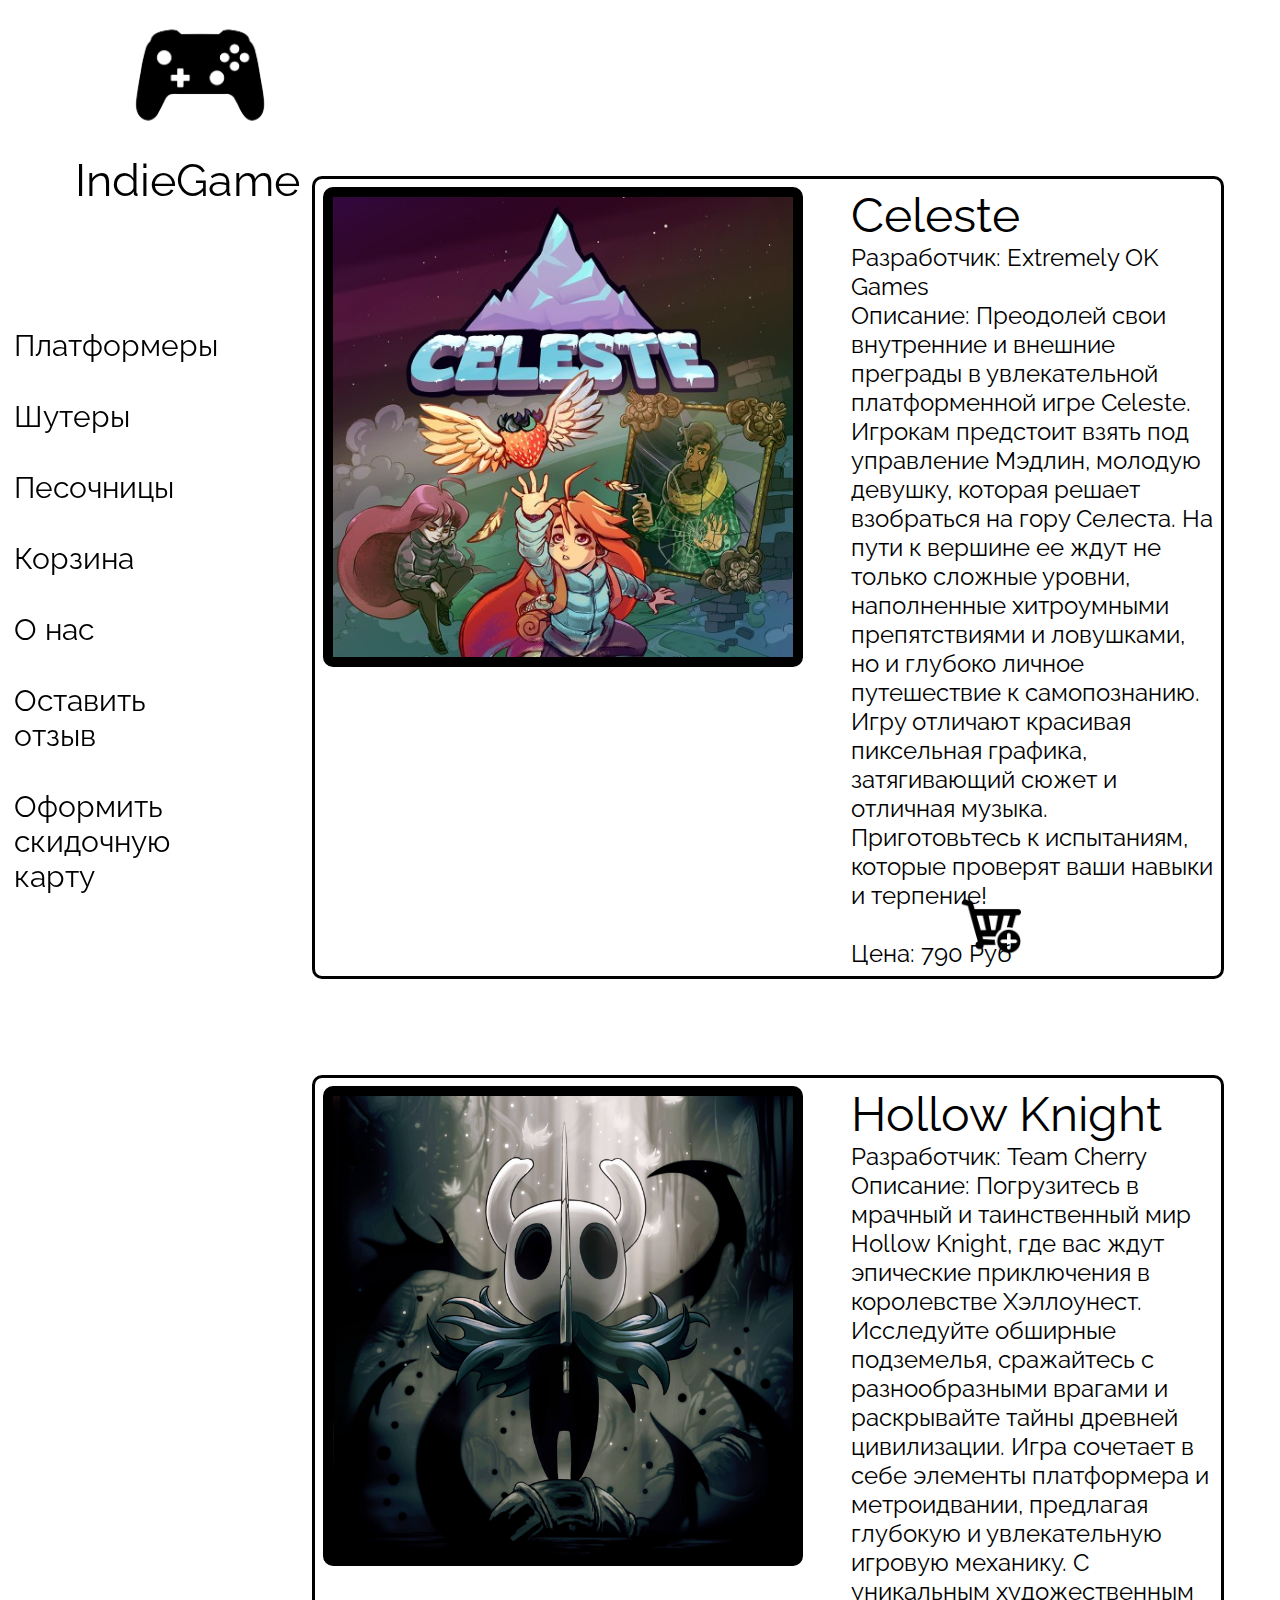
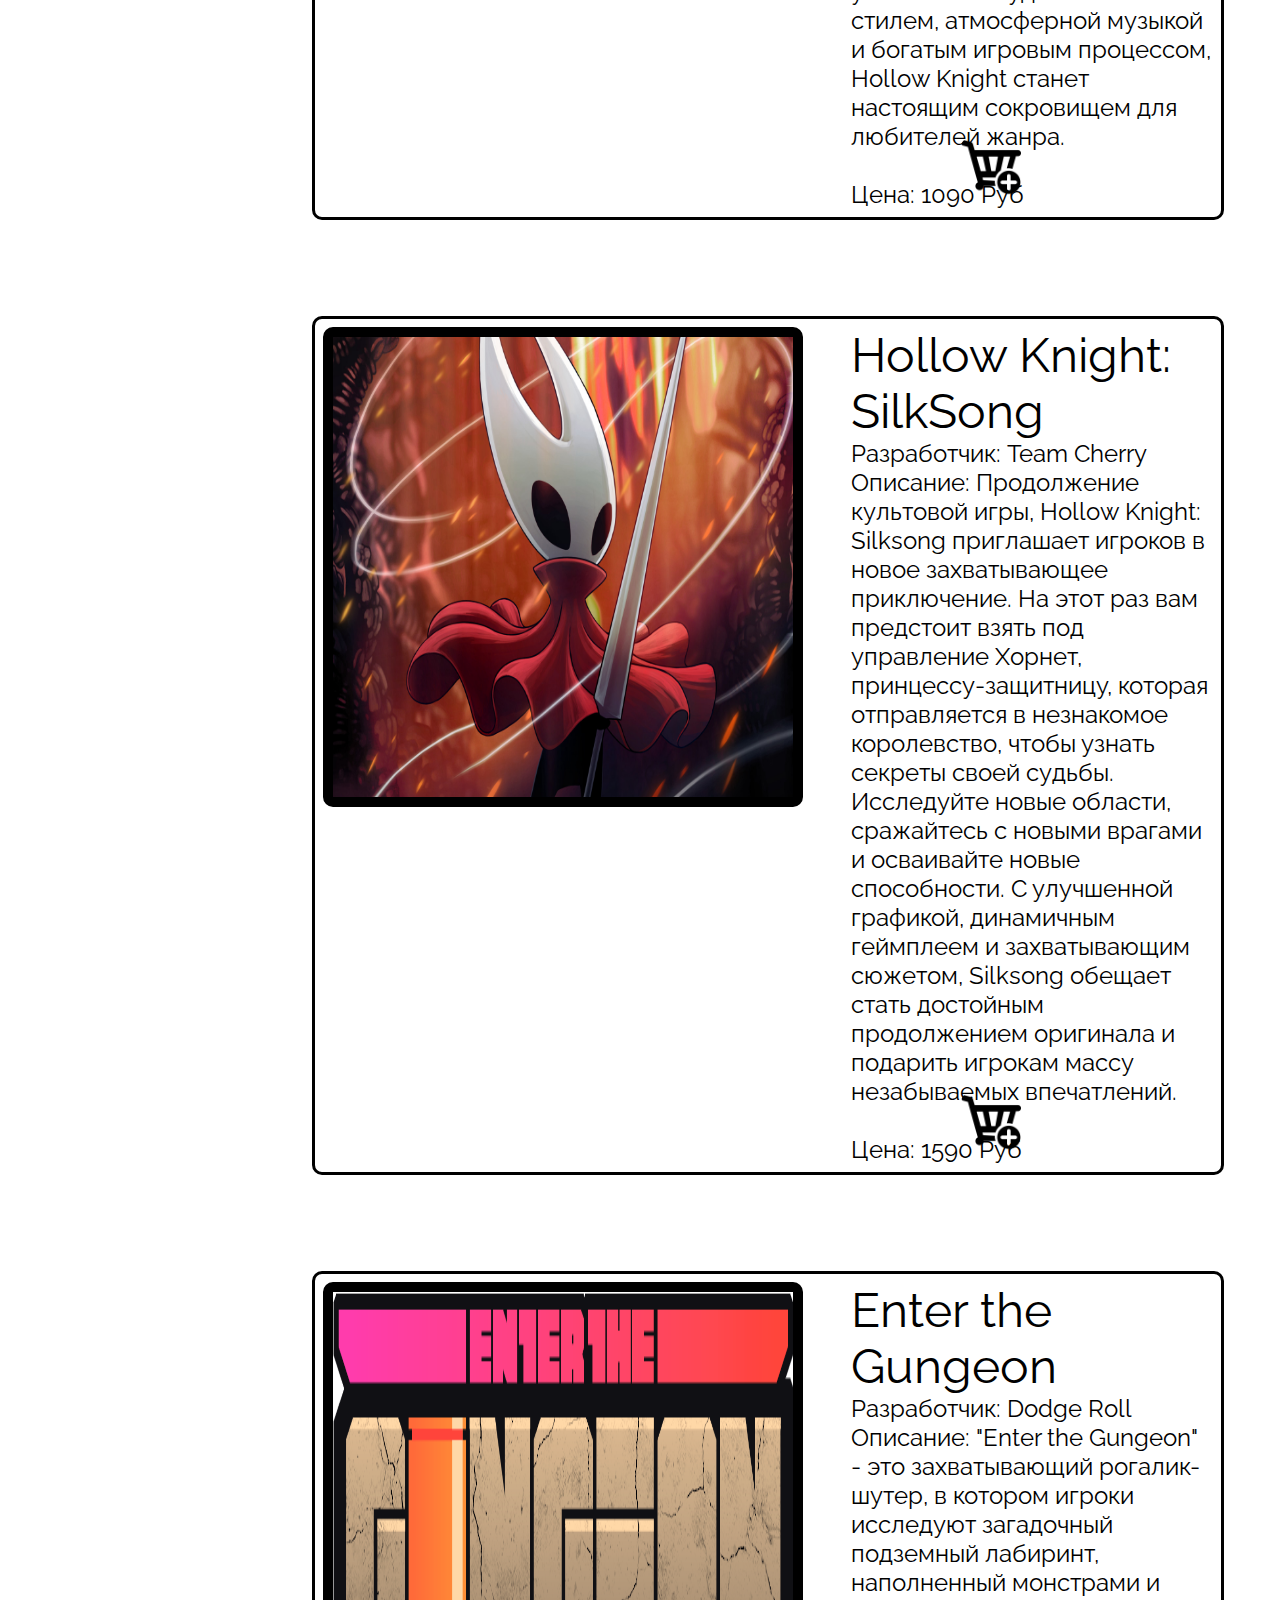
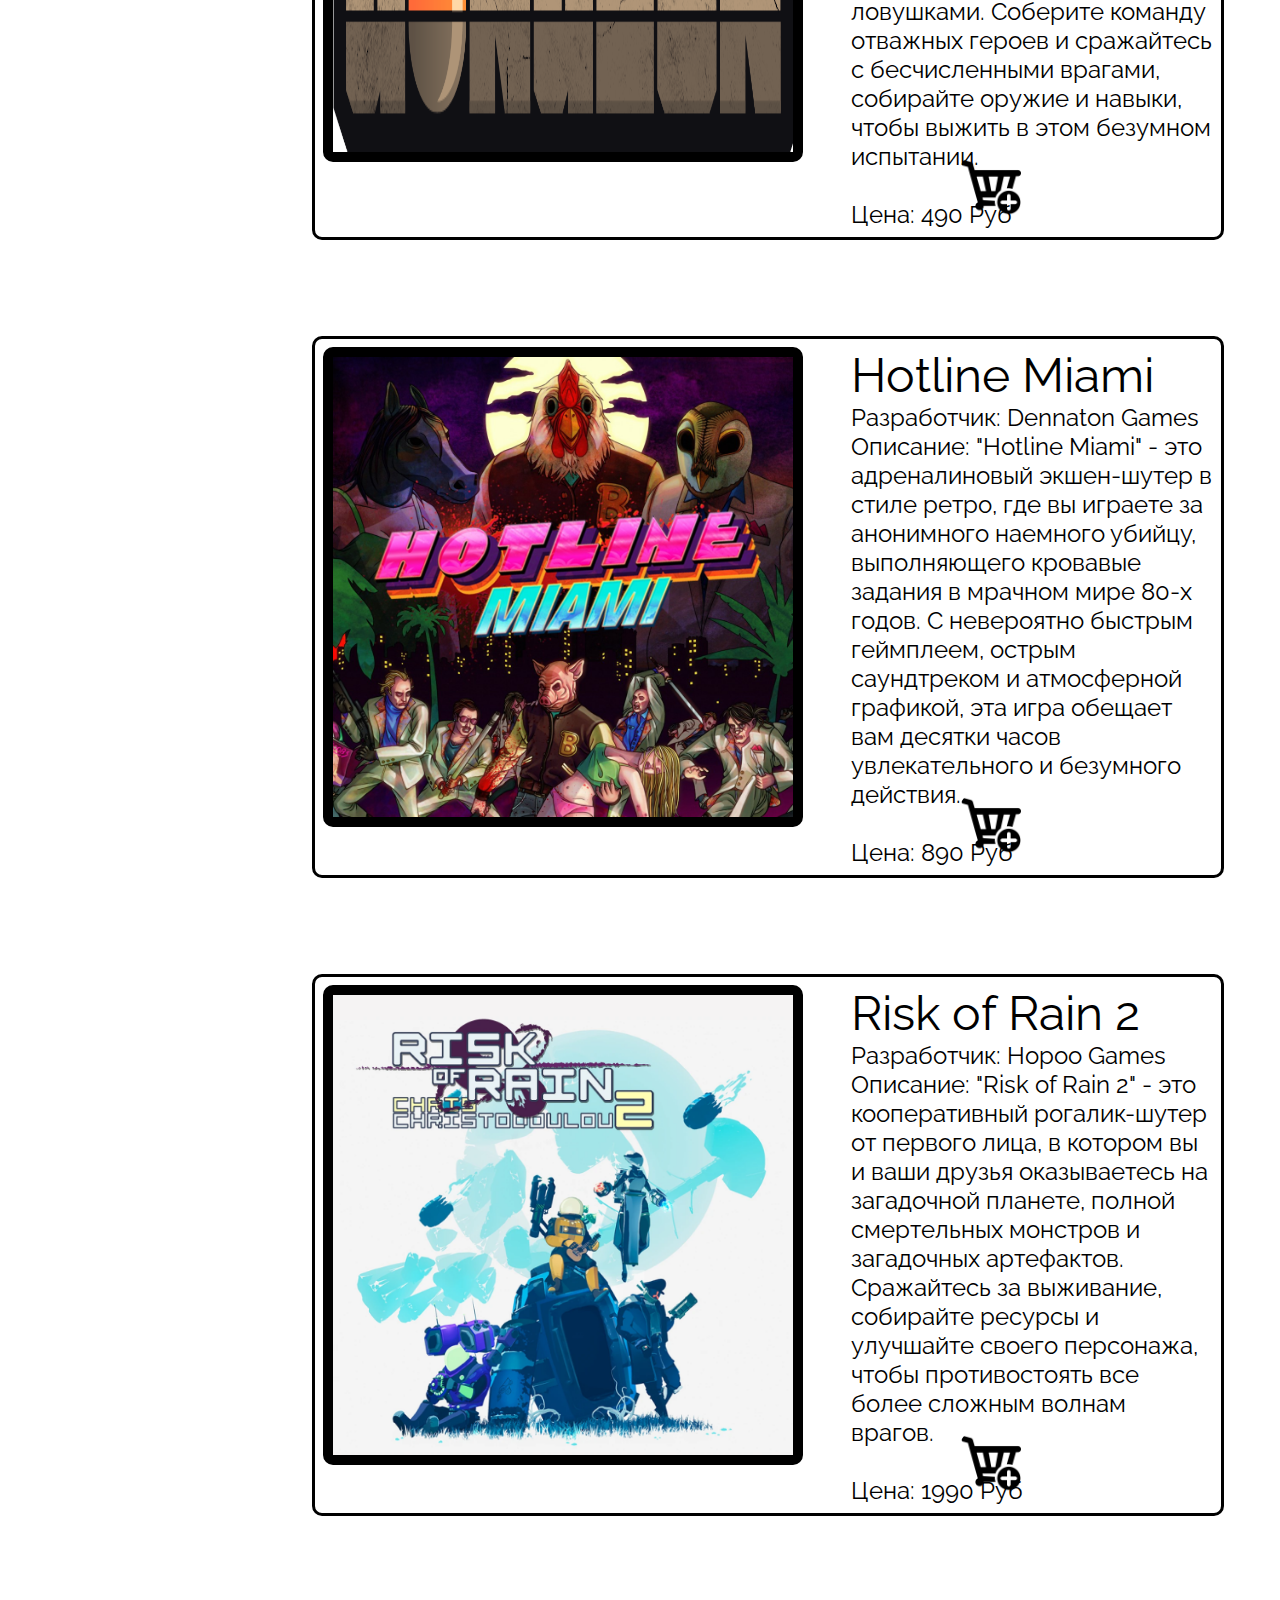
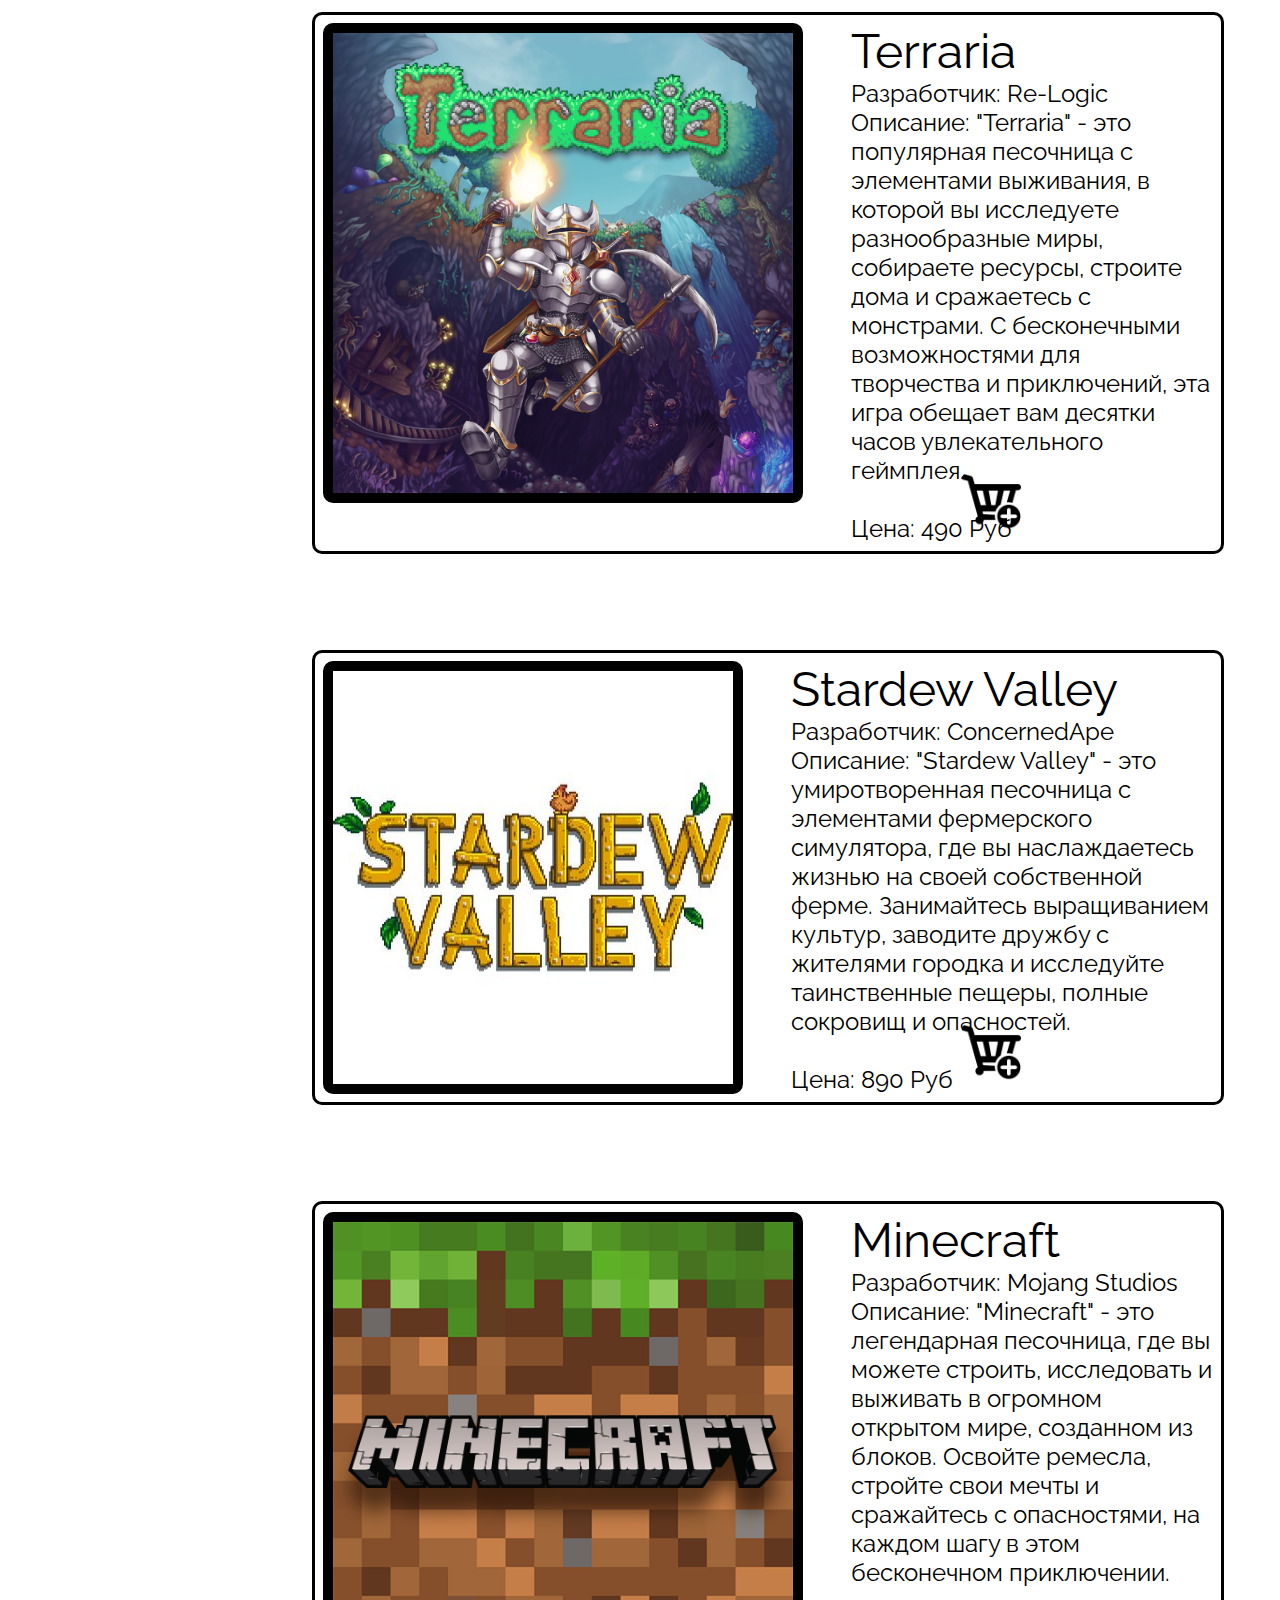
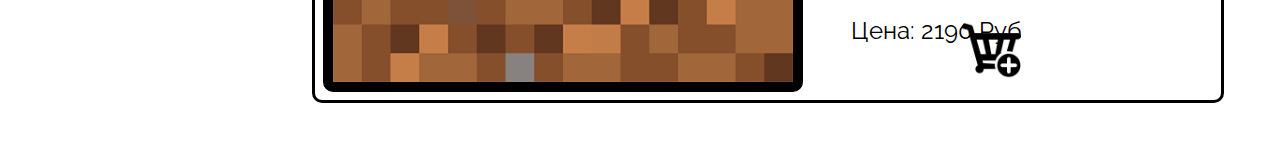
<file: index.html>
<!DOCTYPE html>
<html lang="en">
<head>
    <meta charset="UTF-8">
    <meta name="viewport" content="width=device-width, initial-scale=1.0">
    <title>IndieGame</title>
    <link rel="stylesheet" href="styles.css">
</head>
<body>
    <div class="container">
        <div class="left-column">
            <div class="logotype">
                <a id="menu1" href="index.html"><img src="images/logotype.png"></a>
                <a id="menu2" href="index.html">IndieGame</a>
            </div>
            <div class="menu">
                <a href="platformers.html">Платформеры</a>
                <a href="shooters.html">Шутеры</a>
                <a href="indie.html">Песочницы</a>
                <a href="cart.html">Корзина</a>
                <a href="about.html">О нас</a>
				<a href="review.html">Оставить отзыв</a>
				<a href="karta.html">Оформить скидочную карту</a>
            </div> 
        </div>
        <div class="right-column">
            <div class="cell">
                <img src="images/cr1.png">
                <div>
                    <p id="z">Celeste</p>
                    <p>Разработчик: Extremely OK Games</p>
                    <p>Описание: Преодолей свои внутренние и внешние преграды в увлекательной платформенной игре Celeste. Игрокам предстоит взять под управление Мэдлин, молодую девушку, которая решает взобраться на гору Селеста. На пути к вершине ее ждут не только сложные уровни, наполненные хитроумными препятствиями и ловушками, но и глубоко личное путешествие к самопознанию. Игру отличают красивая пиксельная графика, затягивающий сюжет и отличная музыка. Приготовьтесь к испытаниям, которые проверят ваши навыки и терпение!</p>
                    <br>
                    <p id="x">Цена: 790 Руб</p>
                </div>
                <button class="add-to-cart-btn" data-name="Celeste" data-price="790" data-image="images/cr1.png">
                    <img id="cart" src="images/AddToCart.png" alt="Add to Cart">
                </button>
            </div>
            <div class="cell">
                <img src="images/cr2.png">
                <div>
                    <p id="z">Hollow Knight</p>
                    <p>Разработчик: Team Cherry</p>
                    <p>Описание: Погрузитесь в мрачный и таинственный мир Hollow Knight, где вас ждут эпические приключения в королевстве Хэллоунест. Исследуйте обширные подземелья, сражайтесь с разнообразными врагами и раскрывайте тайны древней цивилизации. Игра сочетает в себе элементы платформера и метроидвании, предлагая глубокую и увлекательную игровую механику. С уникальным художественным стилем, атмосферной музыкой и богатым игровым процессом, Hollow Knight станет настоящим сокровищем для любителей жанра. <p>
                    <br>
                    <p id="x">Цена: 1090 Руб</p>
                </div>
                <button class="add-to-cart-btn" data-name="Hollow Knight" data-price="1090" data-image="images/cr2.png">
                    <img id="cart" src="images/AddToCart.png" alt="Add to Cart">
                </button>
            </div>
            <div class="cell">
                <img src="images/cr3.png">
                <div>
                    <p id="z">Hollow Knight: SilkSong</p>
                    <p>Разработчик: Team Cherry</p>
                    <p>Описание: Продолжение культовой игры, Hollow Knight: Silksong приглашает игроков в новое захватывающее приключение. На этот раз вам предстоит взять под управление Хорнет, принцессу-защитницу, которая отправляется в незнакомое королевство, чтобы узнать секреты своей судьбы. Исследуйте новые области, сражайтесь с новыми врагами и осваивайте новые способности. С улучшенной графикой, динамичным геймплеем и захватывающим сюжетом, Silksong обещает стать достойным продолжением оригинала и подарить игрокам массу незабываемых впечатлений. <p>
                    <br>
                    <p id="x">Цена: 1590 Руб</p>
                </div>
                <button class="add-to-cart-btn" data-name="Hollow Knight: SilkSong" data-price="1590" data-image="images/cr3.png">
                    <img id="cart" src="images/AddToCart.png" alt="Add to Cart">
                </button>
            </div>
            <div class="cell">
                <img src="images/s1.png">
                <div>
                    <p id="z">Enter the Gungeon</p>
                    <p>Разработчик: Dodge Roll</p>
                    <p>Описание:  "Enter the Gungeon" - это захватывающий рогалик-шутер, в котором игроки исследуют загадочный подземный лабиринт, наполненный монстрами и ловушками. Соберите команду отважных героев и сражайтесь с бесчисленными врагами, собирайте оружие и навыки, чтобы выжить в этом безумном испытании. <p>
                    <br>
                    <p id="x">Цена: 490 Руб</p>
                </div>
                <button class="add-to-cart-btn" data-name="Enter the Gungeon" data-price="490" data-image="images/s1.png">
                    <img id="cart" src="images/AddToCart.png" alt="Add to Cart">
                </button>
            </div>
            <div class="cell">
                <img src="images/s2.png">
                <div>
                    <p id="z">Hotline Miami</p>
                    <p>Разработчик: Dennaton Games</p>
                    <p>Описание:  "Hotline Miami" - это адреналиновый экшен-шутер в стиле ретро, где вы играете за анонимного наемного убийцу, выполняющего кровавые задания в мрачном мире 80-х годов. С невероятно быстрым геймплеем, острым саундтреком и атмосферной графикой, эта игра обещает вам десятки часов увлекательного и безумного действия. <p>
                    <br>
                    <p id="x">Цена: 890 Руб</p>
                </div>
                <button class="add-to-cart-btn" data-name="Hotline Miami" data-price="890" data-image="images/s2.png">
                    <img id="cart" src="images/AddToCart.png" alt="Add to Cart">
                </button>
            </div>
            <div class="cell">
                <img src="images/s3.png">
                <div>
                    <p id="z">Risk of Rain 2</p>
                    <p>Разработчик: Hopoo Games</p>
                    <p>Описание:  "Risk of Rain 2" - это кооперативный рогалик-шутер от первого лица, в котором вы и ваши друзья оказываетесь на загадочной планете, полной смертельных монстров и загадочных артефактов. Сражайтесь за выживание, собирайте ресурсы и улучшайте своего персонажа, чтобы противостоять все более сложным волнам врагов. <p>
                    <br>
                    <p id="x">Цена: 1990 Руб</p>
                </div>
                <button class="add-to-cart-btn" data-name="Risk of Rain 2" data-price="1990" data-image="images/s3.png">
                    <img id="cart" src="images/AddToCart.png" alt="Add to Cart">
                </button>
            </div>
            <div class="cell">
                <img src="images/r1.png">
                <div>
                    <p id="z">Terraria</p>
                    <p>Разработчик: Re-Logic</p>
                    <p>Описание:  "Terraria" - это популярная песочница с элементами выживания, в которой вы исследуете разнообразные миры, собираете ресурсы, строите дома и сражаетесь с монстрами. С бесконечными возможностями для творчества и приключений, эта игра обещает вам десятки часов увлекательного геймплея. <p>
                    <br>
                    <p id="x">Цена: 490 Руб</p>
                </div>
                <button class="add-to-cart-btn" data-name="Terraria" data-price="490" data-image="images/r1.png">
                    <img id="cart" src="images/AddToCart.png" alt="Add to Cart">
                </button>
            </div>
            <div class="cell">
                <img src="images/r2.png">
                <div>
                    <p id="z">Stardew Valley</p>
                    <p>Разработчик: ConcernedApe</p>
                    <p>Описание:  "Stardew Valley" - это умиротворенная песочница с элементами фермерского симулятора, где вы наслаждаетесь жизнью на своей собственной ферме. Занимайтесь выращиванием культур, заводите дружбу с жителями городка и исследуйте таинственные пещеры, полные сокровищ и опасностей. <p>
                    <br>
                    <p id="x">Цена: 890 Руб</p>
                </div>
                <button class="add-to-cart-btn" data-name="Stardew Valley" data-price="890" data-image="images/r2.png">
                    <img id="cart" src="images/AddToCart.png" alt="Add to Cart">
                </button>
            </div>
            <div class="cell">
                <img src="images/r3.png">
                <div>
                    <p id="z">Minecraft</p>
                    <p>Разработчик: Mojang Studios</p>
                    <p>Описание:  "Minecraft" - это легендарная песочница, где вы можете строить, исследовать и выживать в огромном открытом мире, созданном из блоков. Освойте ремесла, стройте свои мечты и сражайтесь с опасностями, на каждом шагу в этом бесконечном приключении. <p>
                    <br>
                    <p id="x">Цена: 2190 Руб</p>
                </div>
                <button class="add-to-cart-btn" data-name="Minecraft" data-price="2190" data-image="images/r3.png">
                    <img id="cart" src="images/AddToCart.png" alt="Add to Cart">
                </button>
            </div>
        </div>
    </div>
    <script src="script.js"></script>
</body>
</html>
</file>
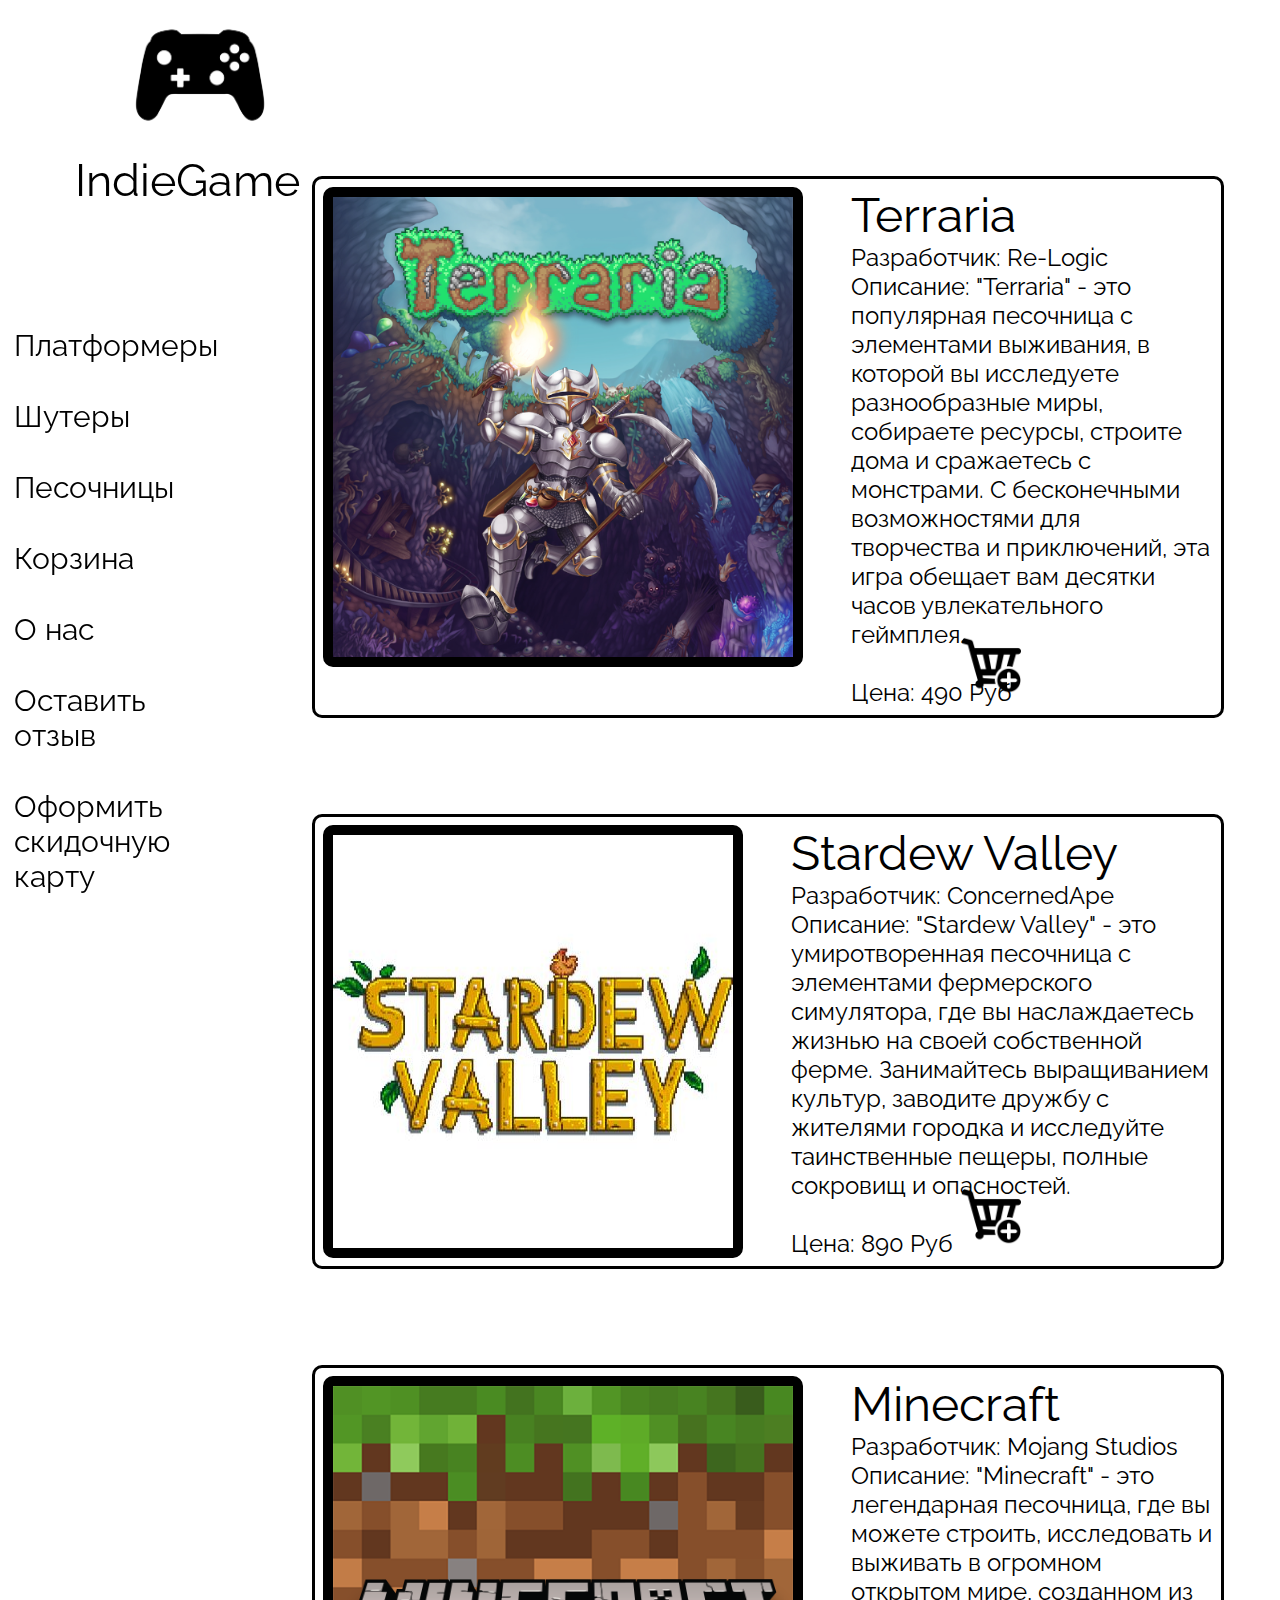
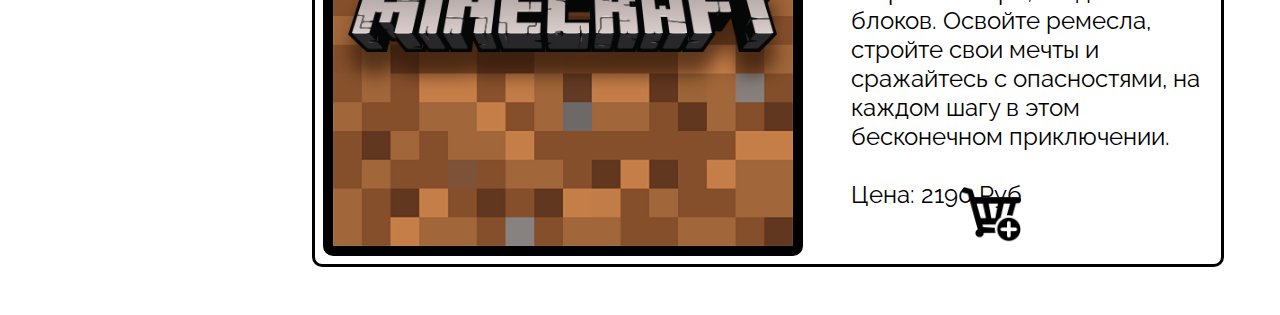
<file: indie.html>
<!DOCTYPE html>
<html lang="en">
<head>
    <meta charset="UTF-8">
    <meta name="viewport" content="width=device-width, initial-scale=1.0">
    <title>IndieGame</title>
    <link rel="stylesheet" href="styles.css">
</head>
<body>
    <div class="container">
        <div class="left-column">
            <div class="logotype">
                <a id="menu1" href="index.html"><img src="images/logotype.png"></a>
                <a id="menu2" href="index.html">IndieGame</a>
            </div>
            <div class="menu">
                <a href="platformers.html">Платформеры</a>
                <a href="shooters.html">Шутеры</a>
                <a href="indie.html">Песочницы</a>
                <a href="cart.html">Корзина</a>
                <a href="about.html">О нас</a>
				<a href="review.html">Оставить отзыв</a>
				<a href="karta.html">Оформить скидочную карту</a>
            </div> 
        </div>
        <div class="right-column">
            <div class="cell">
                <img src="images/r1.png">
                <div>
                    <p id="z">Terraria</p>
                    <p>Разработчик: Re-Logic</p>
                    <p>Описание:  "Terraria" - это популярная песочница с элементами выживания, в которой вы исследуете разнообразные миры, собираете ресурсы, строите дома и сражаетесь с монстрами. С бесконечными возможностями для творчества и приключений, эта игра обещает вам десятки часов увлекательного геймплея. <p>
                    <br>
                    <p id="x">Цена: 490 Руб</p>
                </div>
                <button class="add-to-cart-btn" data-name="Terraria" data-price="490" data-image="images/r1.png">
                    <img id="cart" src="images/AddToCart.png" alt="Add to Cart">
                </button>
            </div>
            <div class="cell">
                <img src="images/r2.png">
                <div>
                    <p id="z">Stardew Valley</p>
                    <p>Разработчик: ConcernedApe</p>
                    <p>Описание:  "Stardew Valley" - это умиротворенная песочница с элементами фермерского симулятора, где вы наслаждаетесь жизнью на своей собственной ферме. Занимайтесь выращиванием культур, заводите дружбу с жителями городка и исследуйте таинственные пещеры, полные сокровищ и опасностей. <p>
                    <br>
                    <p id="x">Цена: 890 Руб</p>
                </div>
                <button class="add-to-cart-btn" data-name="Stardew Valley" data-price="890" data-image="images/r2.png">
                    <img id="cart" src="images/AddToCart.png" alt="Add to Cart">
                </button>
            </div>
            <div class="cell">
                <img src="images/r3.png">
                <div>
                    <p id="z">Minecraft</p>
                    <p>Разработчик: Mojang Studios</p>
                    <p>Описание:  "Minecraft" - это легендарная песочница, где вы можете строить, исследовать и выживать в огромном открытом мире, созданном из блоков. Освойте ремесла, стройте свои мечты и сражайтесь с опасностями, на каждом шагу в этом бесконечном приключении. <p>
                    <br>
                    <p id="x">Цена: 2190 Руб</p>
                </div>
                <button class="add-to-cart-btn" data-name="Minecraft" data-price="2190" data-image="images/r3.png">
                    <img id="cart" src="images/AddToCart.png" alt="Add to Cart">
                </button>
            </div>
        </div>
    </div>
    <script src="script.js"></script>
</body>
</html>
</file>
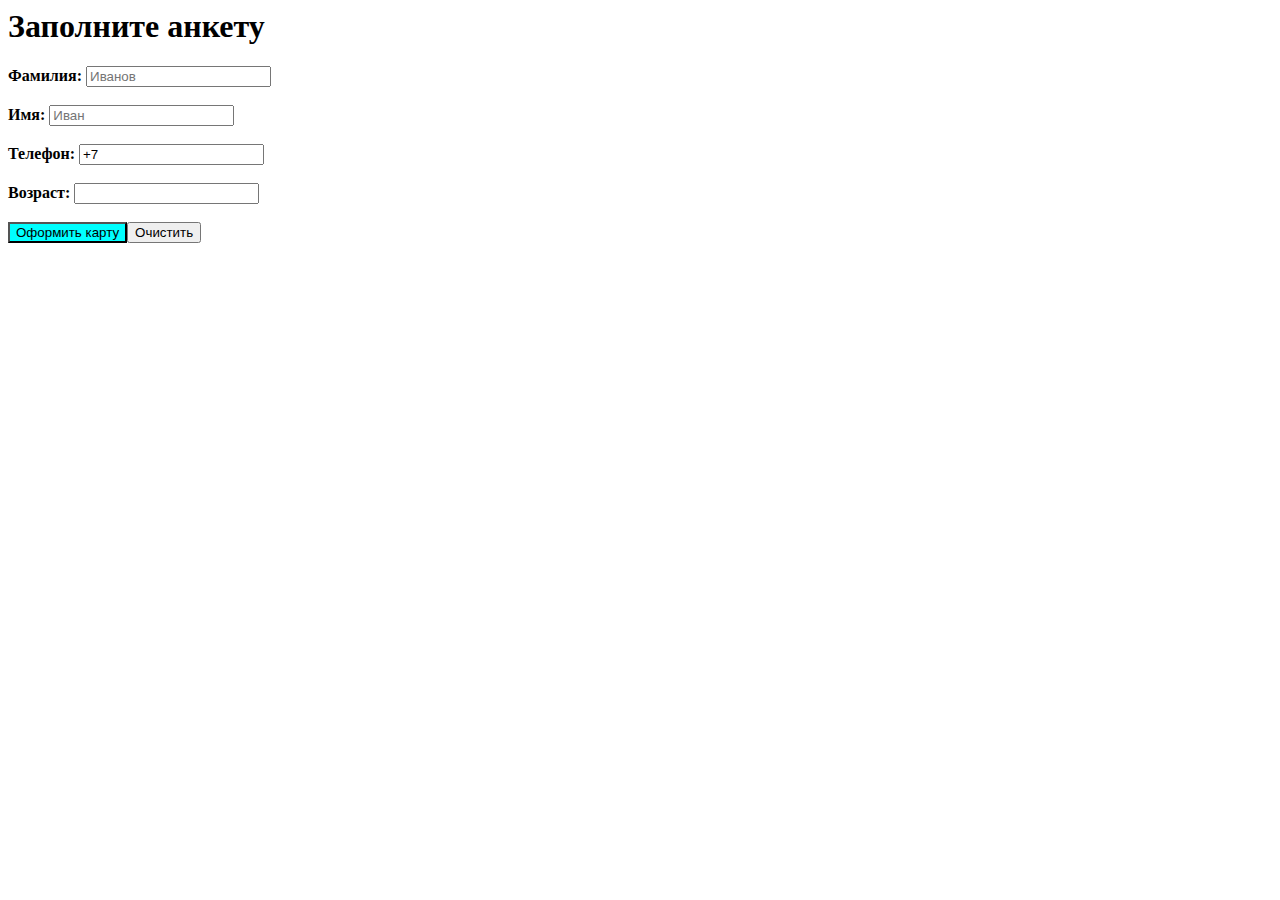
<file: karta.html>
<html>
    <head>
        <title>Форма</title>
        <meta charset="utf-8">
        <style>
            button {
                background-color: aqua;
            }

            b {
                margin-bottom: 6px;
            }
        </style>
        <script>
            function ValidateForm() {
                const randomNumber = Math.ceil(Math.random() * 999999999);
                var age = document.getElementById("age").value;
                var surname = document.getElementById("surname").value;
                var name = document.getElementById("name").value;
                var number = document.getElementById("number").value;

                if (age === "" || surname === "" || name === "" || number === "") {
                    alert('Пожалуйста, заполните все поля');
                    return false;
                } else if (age < 18) {
                    alert('Для регистрации вам должно быть больше 18 лет!!!');
                    return false;
                } else {
                    alert(`Ваша бонусная карта \n Фамилия: ${surname} \n Имя: ${name} \n Возраст: ${age} \n Номер карты: ${randomNumber}`)
                }
            }
        </script>
    </head>
    <body>
        <h1>Заполните анкету</h1>
        <form>
            <b>
                Фамилия: <input type="text" placeholder="Иванов" id="surname"> <br><br>
                
                Имя: <input type="text" placeholder="Иван" id="name"> <br><br>

                Телефон: <input type="text" id="number" value="+7" maxlength="12"> <br><br>

                Возраст: <input type="text" id="age"> <br><br>

                <button type="button" onclick="ValidateForm()">Оформить карту</button><input type="reset" value="Очистить" />
            </b>
        </form>
    </body>
</html>
</file>
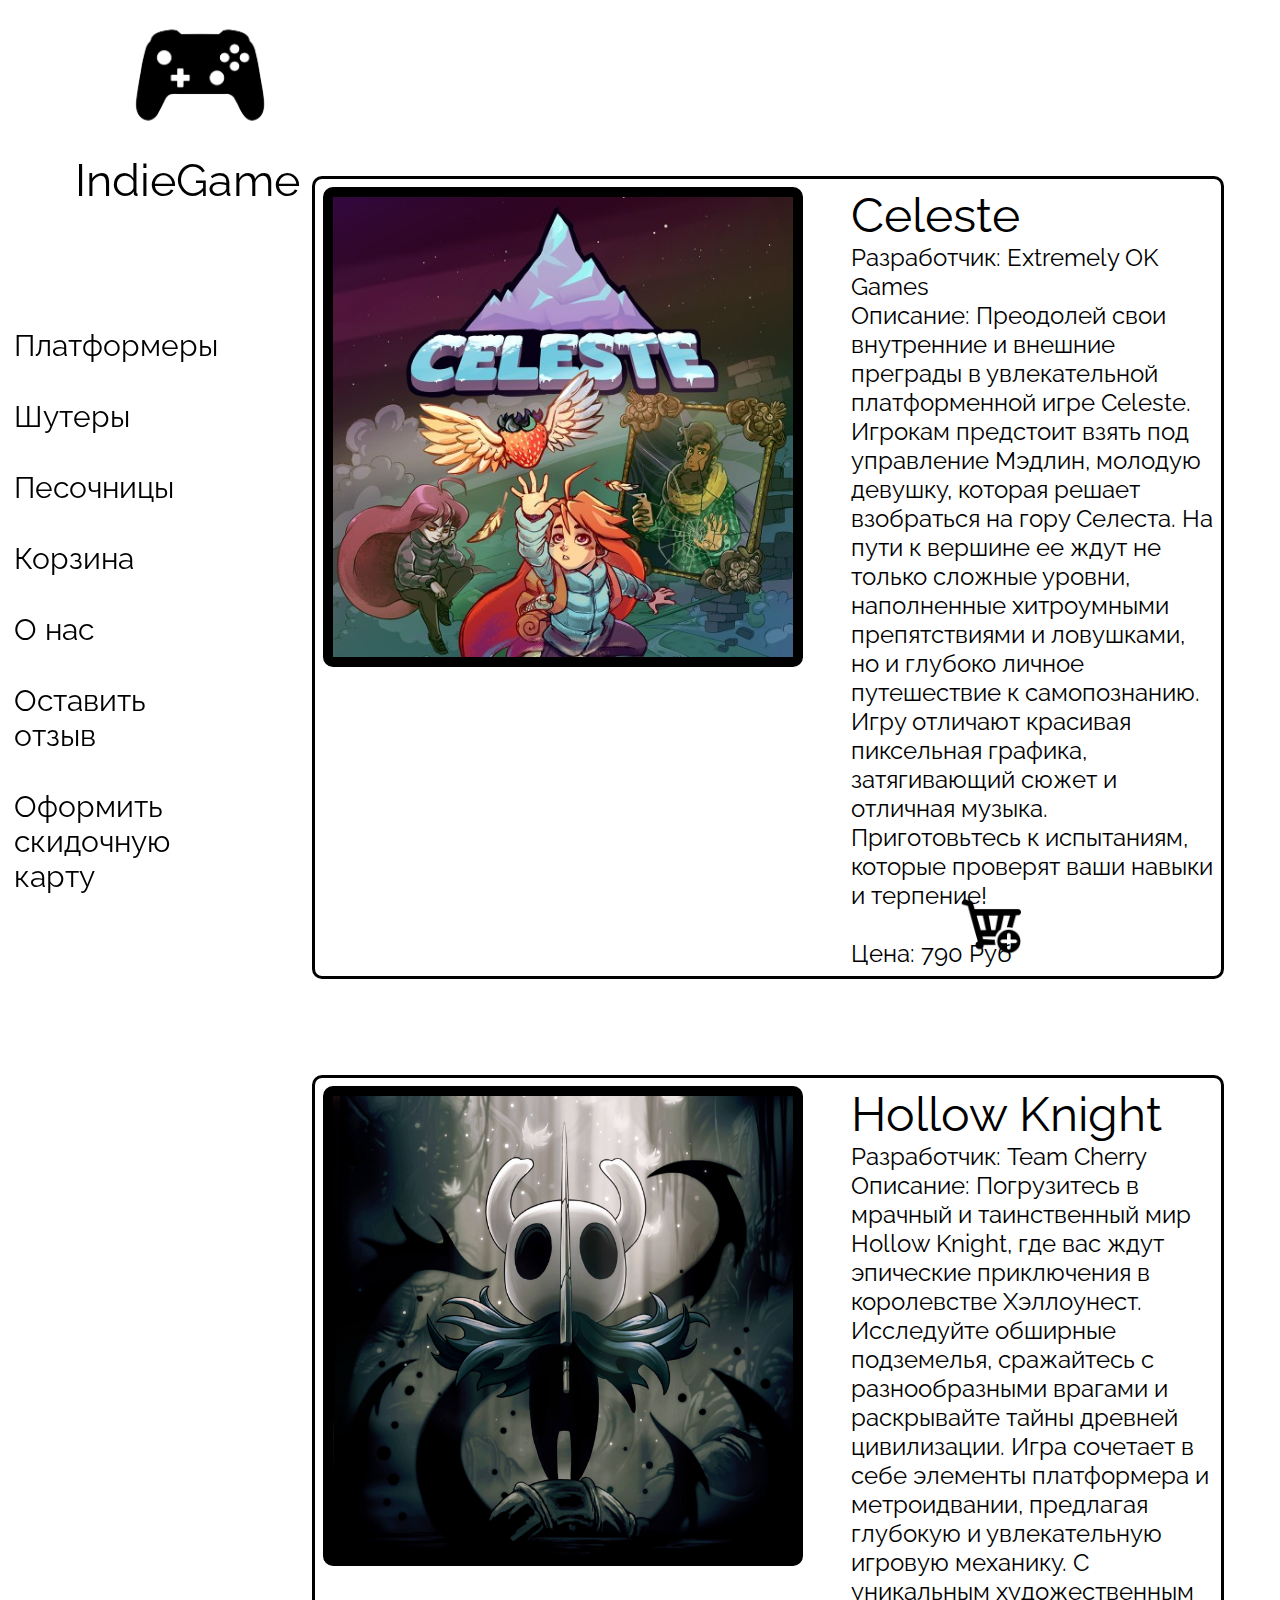
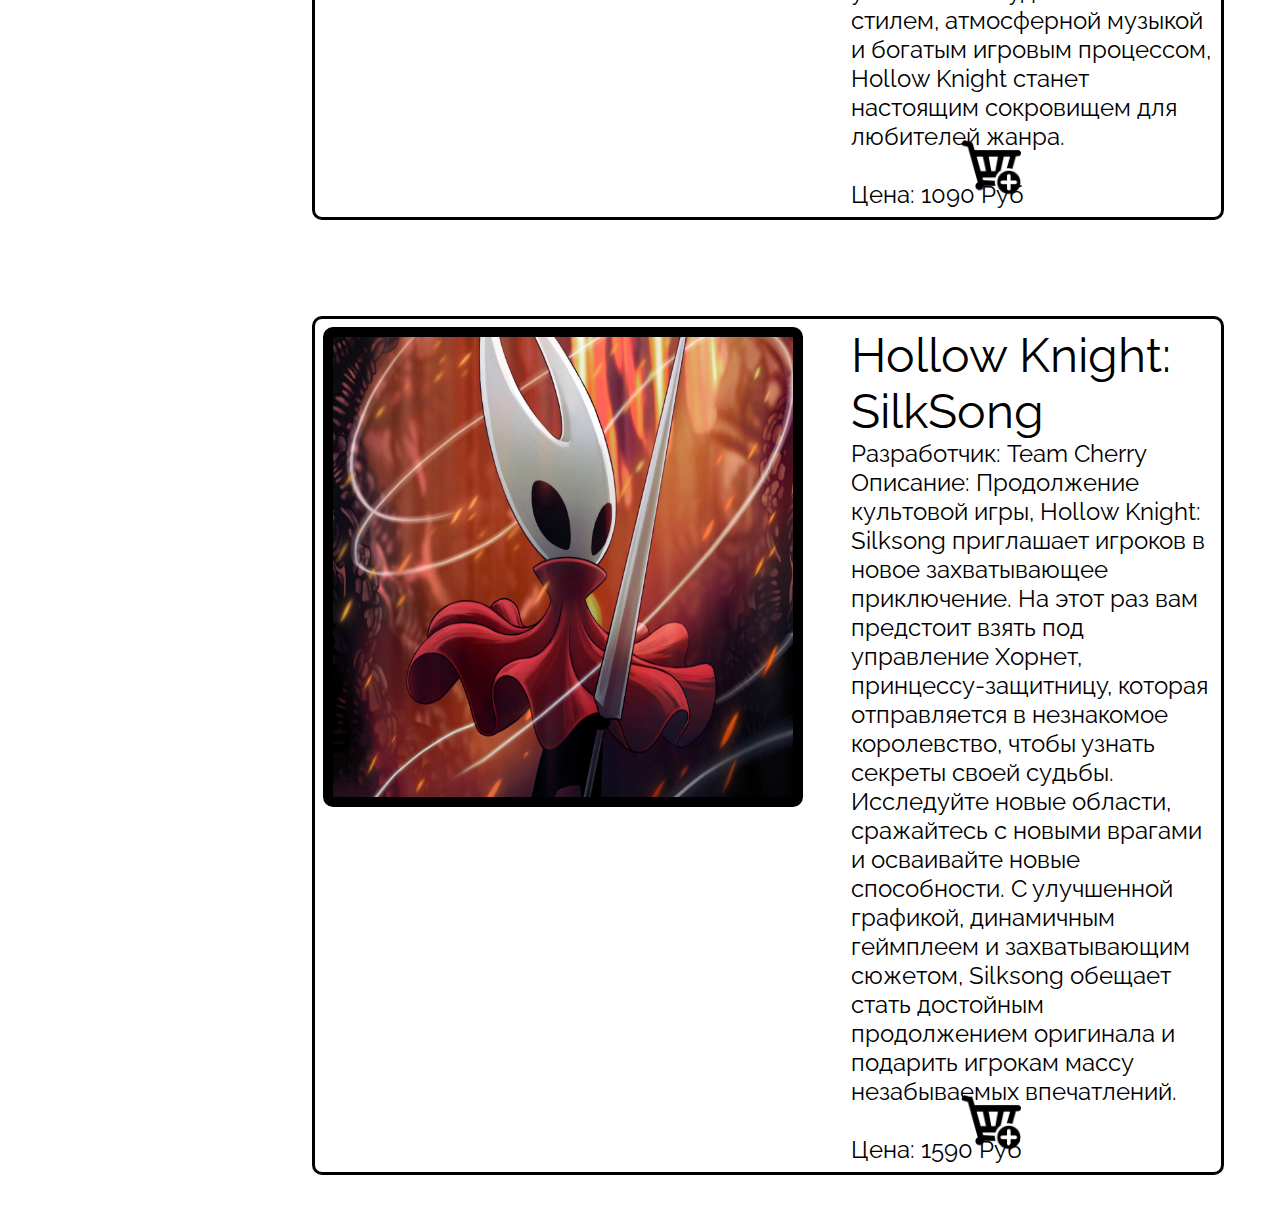
<file: platformers.html>
<!DOCTYPE html>
<html lang="en">
<head>
    <meta charset="UTF-8">
    <meta name="viewport" content="width=device-width, initial-scale=1.0">
    <title>IndieGame</title>
    <link rel="stylesheet" href="styles.css">
</head>
<body>
    <div class="container">
        <div class="left-column">
            <div class="logotype">
                <a id="menu1" href="index.html"><img src="images/logotype.png"></a>
                <a id="menu2" href="index.html">IndieGame</a>
            </div>
            <div class="menu">
                <a href="platformers.html">Платформеры</a>
                <a href="shooters.html">Шутеры</a>
                <a href="indie.html">Песочницы</a>
                <a href="cart.html">Корзина</a>
                <a href="about.html">О нас</a>
				<a href="review.html">Оставить отзыв</a>
				<a href="karta.html">Оформить скидочную карту</a>
            </div> 
        </div>
        <div class="right-column">
            <div class="cell">
                <img src="images/cr1.png">
                <div>
                    <p id="z">Celeste</p>
                    <p>Разработчик: Extremely OK Games</p>
                    <p>Описание: Преодолей свои внутренние и внешние преграды в увлекательной платформенной игре Celeste. Игрокам предстоит взять под управление Мэдлин, молодую девушку, которая решает взобраться на гору Селеста. На пути к вершине ее ждут не только сложные уровни, наполненные хитроумными препятствиями и ловушками, но и глубоко личное путешествие к самопознанию. Игру отличают красивая пиксельная графика, затягивающий сюжет и отличная музыка. Приготовьтесь к испытаниям, которые проверят ваши навыки и терпение!</p>
                    <br>
                    <p id="x">Цена: 790 Руб</p>
                </div>
                <button class="add-to-cart-btn" data-name="Celeste" data-price="790" data-image="images/cr1.png">
                    <img id="cart" src="images/AddToCart.png" alt="Add to Cart">
                </button>
            </div>
            <div class="cell">
                <img src="images/cr2.png">
                <div>
                    <p id="z">Hollow Knight</p>
                    <p>Разработчик: Team Cherry</p>
                    <p>Описание: Погрузитесь в мрачный и таинственный мир Hollow Knight, где вас ждут эпические приключения в королевстве Хэллоунест. Исследуйте обширные подземелья, сражайтесь с разнообразными врагами и раскрывайте тайны древней цивилизации. Игра сочетает в себе элементы платформера и метроидвании, предлагая глубокую и увлекательную игровую механику. С уникальным художественным стилем, атмосферной музыкой и богатым игровым процессом, Hollow Knight станет настоящим сокровищем для любителей жанра. <p>
                    <br>
                    <p id="x">Цена: 1090 Руб</p>
                </div>
                <button class="add-to-cart-btn" data-name="Hollow Knight" data-price="1090" data-image="images/cr2.png">
                    <img id="cart" src="images/AddToCart.png" alt="Add to Cart">
                </button>
            </div>
            <div class="cell">
                <img src="images/cr3.png">
                <div>
                    <p id="z">Hollow Knight: SilkSong</p>
                    <p>Разработчик: Team Cherry</p>
                    <p>Описание: Продолжение культовой игры, Hollow Knight: Silksong приглашает игроков в новое захватывающее приключение. На этот раз вам предстоит взять под управление Хорнет, принцессу-защитницу, которая отправляется в незнакомое королевство, чтобы узнать секреты своей судьбы. Исследуйте новые области, сражайтесь с новыми врагами и осваивайте новые способности. С улучшенной графикой, динамичным геймплеем и захватывающим сюжетом, Silksong обещает стать достойным продолжением оригинала и подарить игрокам массу незабываемых впечатлений. <p>
                    <br>
                    <p id="x">Цена: 1590 Руб</p>
                </div>
                <button class="add-to-cart-btn" data-name="Hollow Knight: SilkSong" data-price="1590" data-image="images/cr3.png">
                    <img id="cart" src="images/AddToCart.png" alt="Add to Cart">
                </button>
            </div>
        </div>
    </div>
    <script src="script.js"></script>
</body>
</html>
</file>
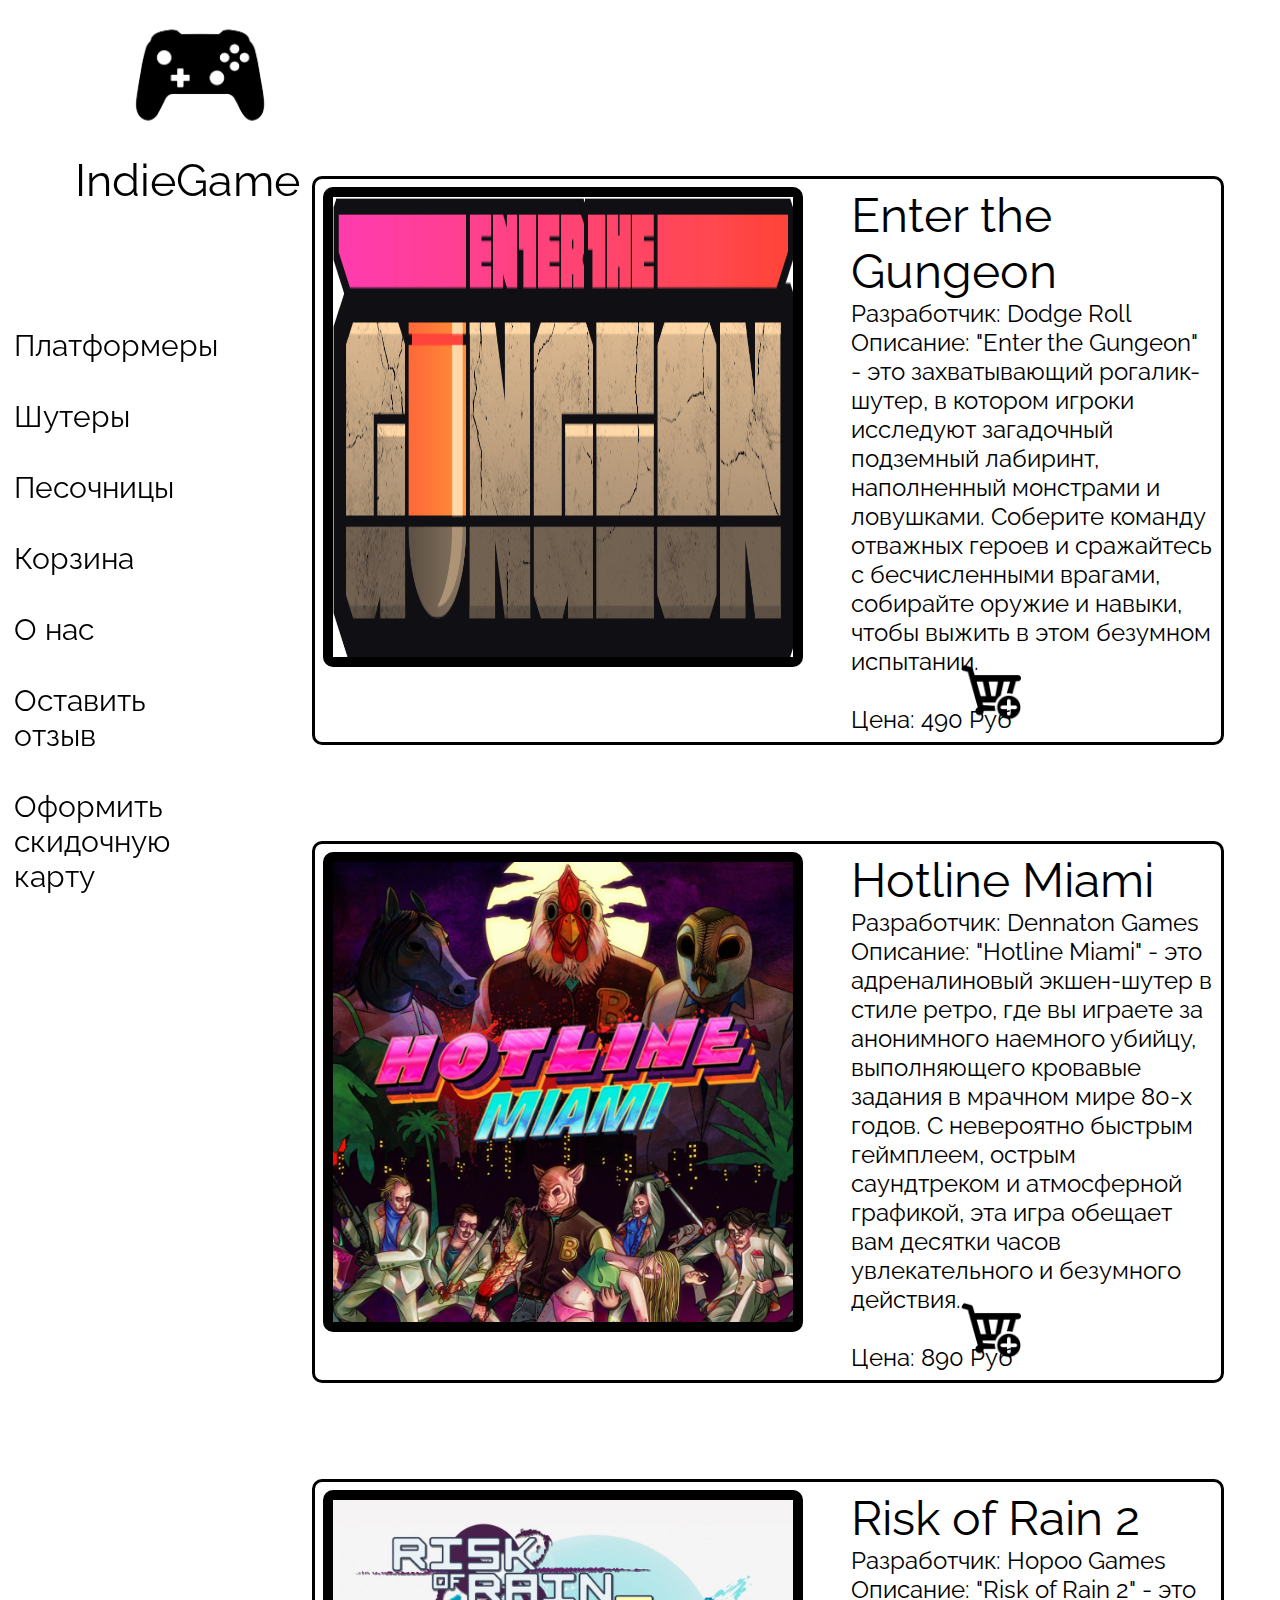
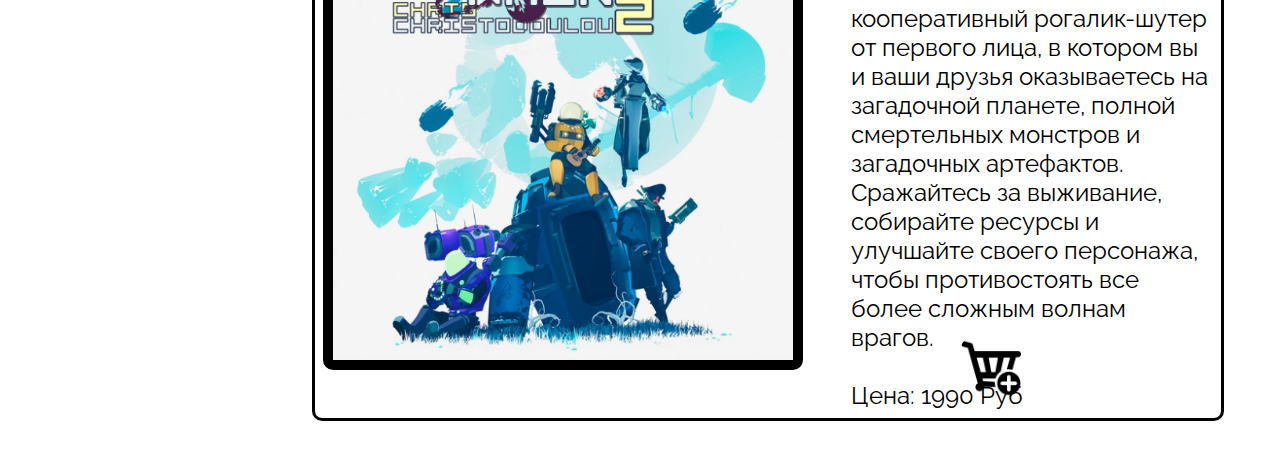
<file: shooters.html>
<!DOCTYPE html>
<html lang="en">
<head>
    <meta charset="UTF-8">
    <meta name="viewport" content="width=device-width, initial-scale=1.0">
    <title>IndieGame</title>
    <link rel="stylesheet" href="styles.css">
</head>
<body>
    <div class="container">
        <div class="left-column">
            <div class="logotype">
                <a id="menu1" href="index.html"><img src="images/logotype.png"></a>
                <a id="menu2" href="index.html">IndieGame</a>
            </div>
            <div class="menu">
                <a href="platformers.html">Платформеры</a>
                <a href="shooters.html">Шутеры</a>
                <a href="indie.html">Песочницы</a>
                <a href="cart.html">Корзина</a>
                <a href="about.html">О нас</a>
				<a href="review.html">Оставить отзыв</a>
				<a href="karta.html">Оформить скидочную карту</a>
            </div> 
        </div>
        <div class="right-column">
            <div class="cell">
                <img src="images/s1.png">
                <div>
                    <p id="z">Enter the Gungeon</p>
                    <p>Разработчик: Dodge Roll</p>
                    <p>Описание:  "Enter the Gungeon" - это захватывающий рогалик-шутер, в котором игроки исследуют загадочный подземный лабиринт, наполненный монстрами и ловушками. Соберите команду отважных героев и сражайтесь с бесчисленными врагами, собирайте оружие и навыки, чтобы выжить в этом безумном испытании. <p>
                    <br>
                    <p id="x">Цена: 490 Руб</p>
                </div>
                <button class="add-to-cart-btn" data-name="Enter the Gungeon" data-price="490" data-image="images/s1.png">
                    <img id="cart" src="images/AddToCart.png" alt="Add to Cart">
                </button>
            </div>
            <div class="cell">
                <img src="images/s2.png">
                <div>
                    <p id="z">Hotline Miami</p>
                    <p>Разработчик: Dennaton Games</p>
                    <p>Описание:  "Hotline Miami" - это адреналиновый экшен-шутер в стиле ретро, где вы играете за анонимного наемного убийцу, выполняющего кровавые задания в мрачном мире 80-х годов. С невероятно быстрым геймплеем, острым саундтреком и атмосферной графикой, эта игра обещает вам десятки часов увлекательного и безумного действия. <p>
                    <br>
                    <p id="x">Цена: 890 Руб</p>
                </div>
                <button class="add-to-cart-btn" data-name="Hotline Miami" data-price="890" data-image="images/s2.png">
                    <img id="cart" src="images/AddToCart.png" alt="Add to Cart">
                </button>
            </div>
            <div class="cell">
                <img src="images/s3.png">
                <div>
                    <p id="z">Risk of Rain 2</p>
                    <p>Разработчик: Hopoo Games</p>
                    <p>Описание:  "Risk of Rain 2" - это кооперативный рогалик-шутер от первого лица, в котором вы и ваши друзья оказываетесь на загадочной планете, полной смертельных монстров и загадочных артефактов. Сражайтесь за выживание, собирайте ресурсы и улучшайте своего персонажа, чтобы противостоять все более сложным волнам врагов. <p>
                    <br>
                    <p id="x">Цена: 1990 Руб</p>
                </div>
                <button class="add-to-cart-btn" data-name="Risk of Rain 2" data-price="1990" data-image="images/s3.png">
                    <img id="cart" src="images/AddToCart.png" alt="Add to Cart">
                </button>
            </div>
        </div>
    </div>
    <script src="script.js"></script>
</body>
</html>
</file>
<file: styles.css>
@import url('https://fonts.googleapis.com/css2?family=Comfortaa:wght@300..700&family=Lora:ital,wght@0,400..700;1,400..700&display=swap');
@import url('https://fonts.googleapis.com/css2?family=Raleway:ital,wght@0,500;1,500&display=swap');

body {
    background-image: url('images/back.jpg');
    background-size: cover;
    background-position: center center;
    background-attachment: fixed;
}

.container {
    display: flex;
    align-items: flex-start;
}

.left-column {
    text-decoration: none;
    width: 14%;
    position: fixed;
}

.right-column {
    margin-top: 128px;
    margin-left: 20%;
    display: flex;
    flex-grow: 1;
    flex-wrap: wrap;
    font-family: "Raleway", sans-serif;
    font-size: 24px;
}

.menu {
    position: relative;
    height: 100%;
    top: 85px;
    left: 14px;
}

.menu a {
    color: black;
    text-decoration: none;
    display: block;
    font-family: "Raleway", sans-serif;
    font-size: 30px;
    margin: 36px 0px;
}

.logotype {
    font-family: "Raleway", sans-serif;
}

#menu1 img {
    position: relative;
    left: 100px;
    max-width: 200px;
    max-height: 200px;
}

#menu2 {
    position: relative;
    left: 75px;
    color: black;
    font-size: 45px;
    text-align: center;
    text-decoration: none;
}

.cell img {
    border-radius: 10px;
    border: 10px solid black;
    margin-right: 48px;
    max-width: 480px;
    max-height: 480px;
}

.cell {
    display: flex;
    flex-direction: row;
    padding: 8px 8px;
    border-radius: 10px;
    border: 3px solid black;
    width: 100%;
    margin: 48px 56px;
    box-sizing: border-box;
    position: relative;
}

#a {
    margin-left: 100px;
    width: 600px;
    height: 600px;
}

#z {
    font-family: "Raleway", sans-serif;
    font-size: 48px;
}

#x {
    font-family: "Raleway", sans-serif;
}

.add-to-cart-btn {
    border: 0px solid black;
    width: 60px;
    height: 60px;
    margin-top: 420px;
    margin-left: 200px;
    background-color: rgba(255, 255, 255, 0);
    position: absolute;
    bottom: 20px;
    right: 200px;
}

.add-to-cart-btn:active {
    transform: scale(0.95);
}

#cart {
    border: 0px solid black;
    width: 60px;
    height: 60px;
}

.remove-from-cart-btn {
    border: 0px solid black;
    background-color: rgba(255, 255, 255, 0);
}

.remove-from-cart-btn:active {
    transform: scale(0.95);
}
@import url('https://fonts.googleapis.com/css2?family=Comfortaa:wght@300;400;500;600;700&family=Poppins:wght@300;400;500;600;700;800&display=swap');
@import url('https://fonts.googleapis.com/css?family=Poppins:400,500,600,700&display=swap');


*,
*::before,
*::after {
    margin: 0;
    padding: 0;
    box-sizing: border-box;
    font-family: 'Raleway', cursive;
}

section {
    position: relative;
    display: flex;
    justify-content: center;
    align-items: center;
    background-color: rgb(17, 17, 17);
    min-height: 100vh;
    overflow: hidden;
}

.content {
    position: absolute;
    color: rgb(17, 17, 17);
    display: flex;
    flex-direction: row;
    justify-content: center;
    align-items: center;
    font-size: 200px;
    /* background: linear-gradient(116deg, #ff3cac 0%, #784ba0 50%, #2b86c5 100%); */
    /* background-color: rgb(17, 17, 17); */
    background: url(./images/fon_about.png);
    /* background-image: url(./images/fon_about2.png); */
    /* filter: blur(3px); */
    width: 100%;
    height: 100%;
    background-size: 100%;
}

.info p {
    position: relative;
    top: 0;
    left: auto;
    color: #fff;
    word-spacing: normal;
    font-weight: 500;
    font-size: 1.5rem;
    margin-bottom: 20px;
    line-height: 1.5;
    animation: fon 1.5s forwards;
}
.info span{
    margin-right: auto;
    justify-content: center;
    align-items: center;
    color: white;
    font-size: 150px;
    text-shadow: 0 0 15px rgba(255, 255, 255, 0.5);
    animation: fon 1.5s forwards;
}
@keyframes fon {
    0% {
        opacity: 0;
    }

    100% {
        opacity: 1;
    }
}

.info {
    display: flex;
    flex-direction: column;
    justify-content: center;
    align-items: center;
    max-width: 1200px;
    padding: 15px 35px;
    text-align: justify;
}



.abzac {
    background: linear-gradient(116deg, #ff3cac 0%, #784ba0 50%, #2b86c5 100%);
    border-radius: 8px;
}

.pogruzites {
    background: linear-gradient(225deg, #ff3cac 0%, #784ba0 50%, #2b86c5 100%);
    border-radius: 8px;
}

.dontwaste {
    background: linear-gradient(161deg, #2b86c5 0%, #784ba0 50%, #ff3cac 100%);
    border-radius: 8px;
}

@keyframes gelatine {

    0%,
    100% {
        transform: scale(1, 1);
    }

    25% {
        transform: scale(0.9, 1.1);
    }

    50% {
        transform: scale(1.1, 0.9);
    }

    75% {
        transform: scale(0.95, 1.05);
    }
}

.swiper-tooltip {
    position: absolute;
    width: 500px;
    top: 100px;
    left: 100px;
    color: white;
    z-index: 5000;
    text-shadow: 0 0 15px rgba(255, 255, 255, 0.3);
    /* background: linear-gradient(161deg, #2b86c5 0%, #784ba0 50%, #ff3cac 100%); */
    border-radius: 5px;
    /* animation: anima 2s forwards; */
}

@keyframes anima {
    0% {
        opacity: 0;
    }

    100% {
        opacity: 1;
    }
}

.swiperContainer {
    margin: 50px auto auto;
    width: 1500px;
    height: 650px;
}

.swiper {
    width: 100%;
    height: 100%;
}

.swiper-slide {
    height: calc((100% - 50px) / 2);
    overflow: hidden;
    border-radius: 3%;
    /* position: relative; */
    /* background: rgba(255, 255, 255, 0.095); */
    /* box-shadow: inset 2.01px -2.01px 20px rgba(214, 214, 214, 0.17), inset -3.01333px 3.01333px 3.01333px rgba(255, 255, 255, 0.39); */
    backdrop-filter: blur(74px);
    /* border-radius: 5px; */
    opacity: 0;
    animation: anime 1.5s forwards;
}

@keyframes anime {
    0% {
        opacity: 0;
    }

    100% {
        opacity: 1;
    }
}

.swiper-slide span {
    position: absolute;
    top: 0;
    right: 0;
    color: #fff;
    padding: 7px 18px;
    margin: 10px;
    border-radius: 20px;
    letter-spacing: 2px;
    font-size: 0.8rem;
    font-weight: 700;
    font-family: inherit;
    /* background: linear-gradient(161deg, #2b86c5 0%, #784ba0 50%, #ff3cac 100%); */
    /* box-shadow: inset 2.01px -2.01px 20px rgba(255, 255, 255, 0.17), inset -3.01333px 3.01333px 3.01333px rgba(255, 255, 255, 0.39); */
    backdrop-filter: blur(74px);
}

.swiper-slide h2 {
    position: absolute;
    bottom: 0;
    left: 0;
    color: #fff;
    font-weight: 400;
    font-size: 1.1rem;
    line-height: 1.4;
    margin: 0 0 20px 20px;
}

.mySwiper .swiper-button-next::after,
.mySwiper .swiper-button-prev::after {
    color: #fff;
    font-size: 40px;
}

.mySwiper .swiper-pagination-bullet {
    background-color: #fff;
    bottom: -10px;
}

.img1 {
    background: linear-gradient(to top, #0f2027, #203a4300, #2c536400), url(./images/requiem.jpg) no-repeat 50% 50% / cover;
}

.img2 {
    background: linear-gradient(to top, #0f2027, #203a4300, #2c536400), url(./images/fightclub.jpg) no-repeat 50% 50% / cover;
}

.img3 {
    background: linear-gradient(to top, #0f2027, #203a4300, #2c536400), url(./images/it.jpg) no-repeat 50% 0% / cover;
}

.img4 {
    background: linear-gradient(to top, #0f2027, #203a4300, #2c536400), url(./images/homealone.jpg) no-repeat 50% 50% / cover;
}

.img5 {
    background: linear-gradient(to top, #0f2027, #203a4300, #2c536400), url(./images/shutterisland.jpg) no-repeat 50% 50% / cover;
}

.circles {
    position: absolute;
    top: 0;
    left: 0;
    width: 100%;
    height: 100%;
    overflow: hidden;
}

.circles li {
    position: absolute;
    display: block;
    list-style: none;
    width: 20px;
    height: 20px;
    background-color: #000000;
    background-image: linear-gradient(225deg, #ff3cac 0%, #784ba0 50%, #2b86c5 100%);
    box-shadow: inset 2.01px -2.01px 20px rgba(255, 255, 255, 0.17), inset -3.01333px 3.01333px 3.01333px rgba(255, 255, 255, 0.39);
    /* box-shadow: 3px 0 5px rgb(50, 48, 48); */
    box-shadow: 0px 1px 10px rgba(255, 255, 255, 0.7);
    animation: animate 25s linear infinite;
    bottom: -150px;
}

.circles li:nth-child(1) {
    left: 25%;
    width: 80px;
    height: 80px;
    animation-delay: 0s;
}

.circles li:nth-child(2) {
    left: 10%;
    width: 20px;
    height: 20px;
    animation-delay: 2s;
    animation-duration: 12s;
}

.circles li:nth-child(3) {
    left: 70%;
    width: 20px;
    height: 20px;
    animation-delay: 4s;
}

.circles li:nth-child(4) {
    left: 40%;
    width: 60px;
    height: 60px;
    animation-delay: 0s;
    animation-duration: 18s;
}

.circles li:nth-child(5) {
    left: 65%;
    width: 20px;
    height: 20px;
    animation-delay: 0s;
}

@keyframes animate {

    0% {
        transform: translateY(0) rotate(0deg);
        opacity: 1;
        border-radius: 0;
    }

    100% {
        transform: translateY(-1000px) rotate(720deg);
        opacity: 0;
        border-radius: 50%;
    }

}

* {
    margin: 0;
    padding: 0;
    box-sizing: border-box;
    font-family: 'Raleway', cursive;
}

.wrapper {
    position: fixed;
    top: 0;
    left: 0;
    height: 100%;
    width: 100%;
    /* background: linear-gradient(-135deg, #c850c0, #4158d0); */
    /* background-color: rgb(17, 17, 17); */
    background: url(./images/fon_menu.png);
    /* background: linear-gradient(375deg, #1cc7d0, #2ede98); */
    /* clip-path: circle(25px at calc(0% + 45px) 45px); */
    clip-path: circle(25px at calc(100% - 45px) 45px);
    transition: all 0.3s ease-in-out;
}

#active:checked~.wrapper {
    clip-path: circle(75%);
}

.menu-btn {
    position: absolute;
    z-index: 2;
    right: 20px;
    /* left: 20px; */
    top: 20px;
    height: 50px;
    width: 50px;
    text-align: center;
    line-height: 50px;
    border-radius: 50%;
    font-size: 20px;
    color: #fff;
    cursor: pointer;
    /* background: linear-gradient(-135deg, #c850c0, #4158d0); */
    /* background: linear-gradient(375deg, #1cc7d0, #2ede98); */
    transition: all 0.3s ease-in-out;
}

#active:checked~.menu-btn {
    background: #fff;
    color: black;
}

#active:checked~.menu-btn i:before {
    content: "\f000d";
}

.wrapper ul {
    position: absolute;
    top: 50%;
    left: 50%;
    transform: translate(-50%, -50%);
    list-style: none;
    text-align: center;
}

.wrapper ul li {
    margin: 15px 0;
}

.wrapper ul li a {
    color: none;
    text-decoration: none;
    font-size: 30px;
    font-weight: 500;
    padding: 5px 30px;
    color: #fff;
    position: relative;
    line-height: 50px;
    transition: all 0.3s ease;
}

.wrapper ul li a:after {
    position: absolute;
    content: "";
    background: #fff;
    width: 100%;
    height: 50px;
    left: 0;
    border-radius: 50px;
    transform: scaleY(0);
    z-index: -1;
    transition: transform 0.3s ease;
}

.wrapper ul li a:hover:after {
    transform: scaleY(1);
}

.wrapper ul li a:hover {
    color: #000000;
}

input[type="checkbox"] {
    display: none;
}

.contentik p {
    position: absolute;
    top: 50%;
    left: 50%;
    transform: translate(-50%, -50%);
    z-index: -1;
    text-align: center;
    width: 100%;
    color: rgb(17, 17, 17);
    font-size: 40px;
    font-weight: 700;
    animation: textik 1.7s alternate;
}
.tryit{
    animation: fon 1.5s forwards;
    position: absolute;
    padding: 10px 30px;
    top: 75%;
    right: 40%;
    color: rgb(17, 17, 17);
    font-size: 25px;
    text-decoration: none;
    width: 20%;
    margin: auto;
    text-align: center;
    height: 50px;
    font-weight: 1000;
    background-color: white;
    border-radius: 50px;
    box-shadow: 0 0 15px rgba(255, 255, 255, 0.5)
    
}
.rotate-to-main{
    animation: fon 1.5s forwards;
    position: absolute;
    padding: 10px 15px;
    top: 85%;
    right: 46%;
    color: rgb(17, 17, 17);
    font-size: 25px;
    text-decoration: none;
    width: 8%;
    margin: auto;
    text-align: center;
    height: 50px;
    font-weight: 1000;
    background-color: white;
    border-radius: 50px;
    box-shadow: 0 0 15px rgba(255, 255, 255, 0.5)
    
}
.contentik span {
    position: absolute;
    font-weight: 900;
    font-size: 25px;
    margin-top: 13px;
    color: rgb(17, 17, 17);
    cursor: default;
    margin-left: 1730px;
    animation: texxt 1.7s alternate;
}
@keyframes texxt {
    0% {opacity: 0;}
    100% {opacity: 1;}
}
@keyframes textik {
    0% {
        opacity: 0;
    }
    100% {
        opacity: 1;
    }
}

.contentik p {
    font-size: 35px;
    font-weight: 600;
}

input:required,
textarea:required {
    background: #fff url(images/invalid.png) no-repeat 98% center;
}

.review input:focus:invalid,
.review textarea:focus:invalid {
    background: #fff url(images/invalid.png) no-repeat 98% center;
    box-shadow: 0 0 5px #d45252;
    border-color: #b03535;
}

.review input:required:valid,
.review textarea:required:valid {
    background: #fff url(images/valid.png) no-repeat 98% center;
    box-shadow: 0 0 5px #5cd053;
    border-color: #28921f;
}

@import url('https://fonts.googleapis.com/css2?family=Poppins:wght@300;400;500;600;700&display=swap');

:root {
    --yellow: #FFBD13;
    --blue: #000000;
    --blue-d-1: #3e3e3e;
    --light: #F5F5F5;
    --grey: #AAA;
    --white: #FFF;
    --shadow: 8px 8px 30px rgba(0, 0, 0, .05);
}

.bodya {
    background: var(--light);
    display: flex;
    justify-content: center;
    align-items: center;
    min-height: 100vh;
    padding: 1rem;
    /* background: linear-gradient(116deg, #ff3cac 0%, #784ba0 50%, #2b86c5 100%); */
    background-color: rgb(17, 17, 17);
    background: url(./images/fon_review.png);
    /* animation: fon_review 1.5s forwards; */
    
}

/* @keyframes fon_review {
    0% {
        opacity: 0;
    }

    100% {
        opacity: 1;
    }
} */

.review {
    background: var(--white);
    padding: 2rem;
    max-width: 576px;
    width: 100%;
    border-radius: .75rem;
    box-shadow: var(--shadow);
    text-align: center;
    box-shadow: -1px 4px 59px -1px white;
    animation: animaciya 1.5s forwards;
}

@keyframes animaciya {

    0% {
        opacity: 0;
    }

    100% {
        opacity: 1;
    }
}

.review h3 {
    font-size: 1.5rem;
    font-weight: 600;
    margin-bottom: 1rem;
}

textarea {
    width: 100%;
    background: var(--light);
    padding: 1rem;
    border-radius: .5rem;
    border: none;
    outline: none;
    resize: none;
    margin-bottom: .5rem;
}

.bttn-group {
    display: flex;
    grid-gap: .5rem;
    align-items: center;
}

.bttn-group .bttn {
    padding: .75rem 1rem;
    border-radius: .5rem;
    border: none;
    outline: none;
    cursor: pointer;
    font-size: .875rem;
    font-weight: 500;
}

.bttn-group .bttn.submit {
    background: var(--blue);
    color: var(--white);
}

.bttn-group .bttn.submit:hover {
    background: var(--blue-d-1);
}

.bttn-group .bttn.cancel {
    background: var(--white);
    color: var(--blue);
}

.bttn-group .bttn.cancel:hover {
    background: var(--light);
}
</file>
